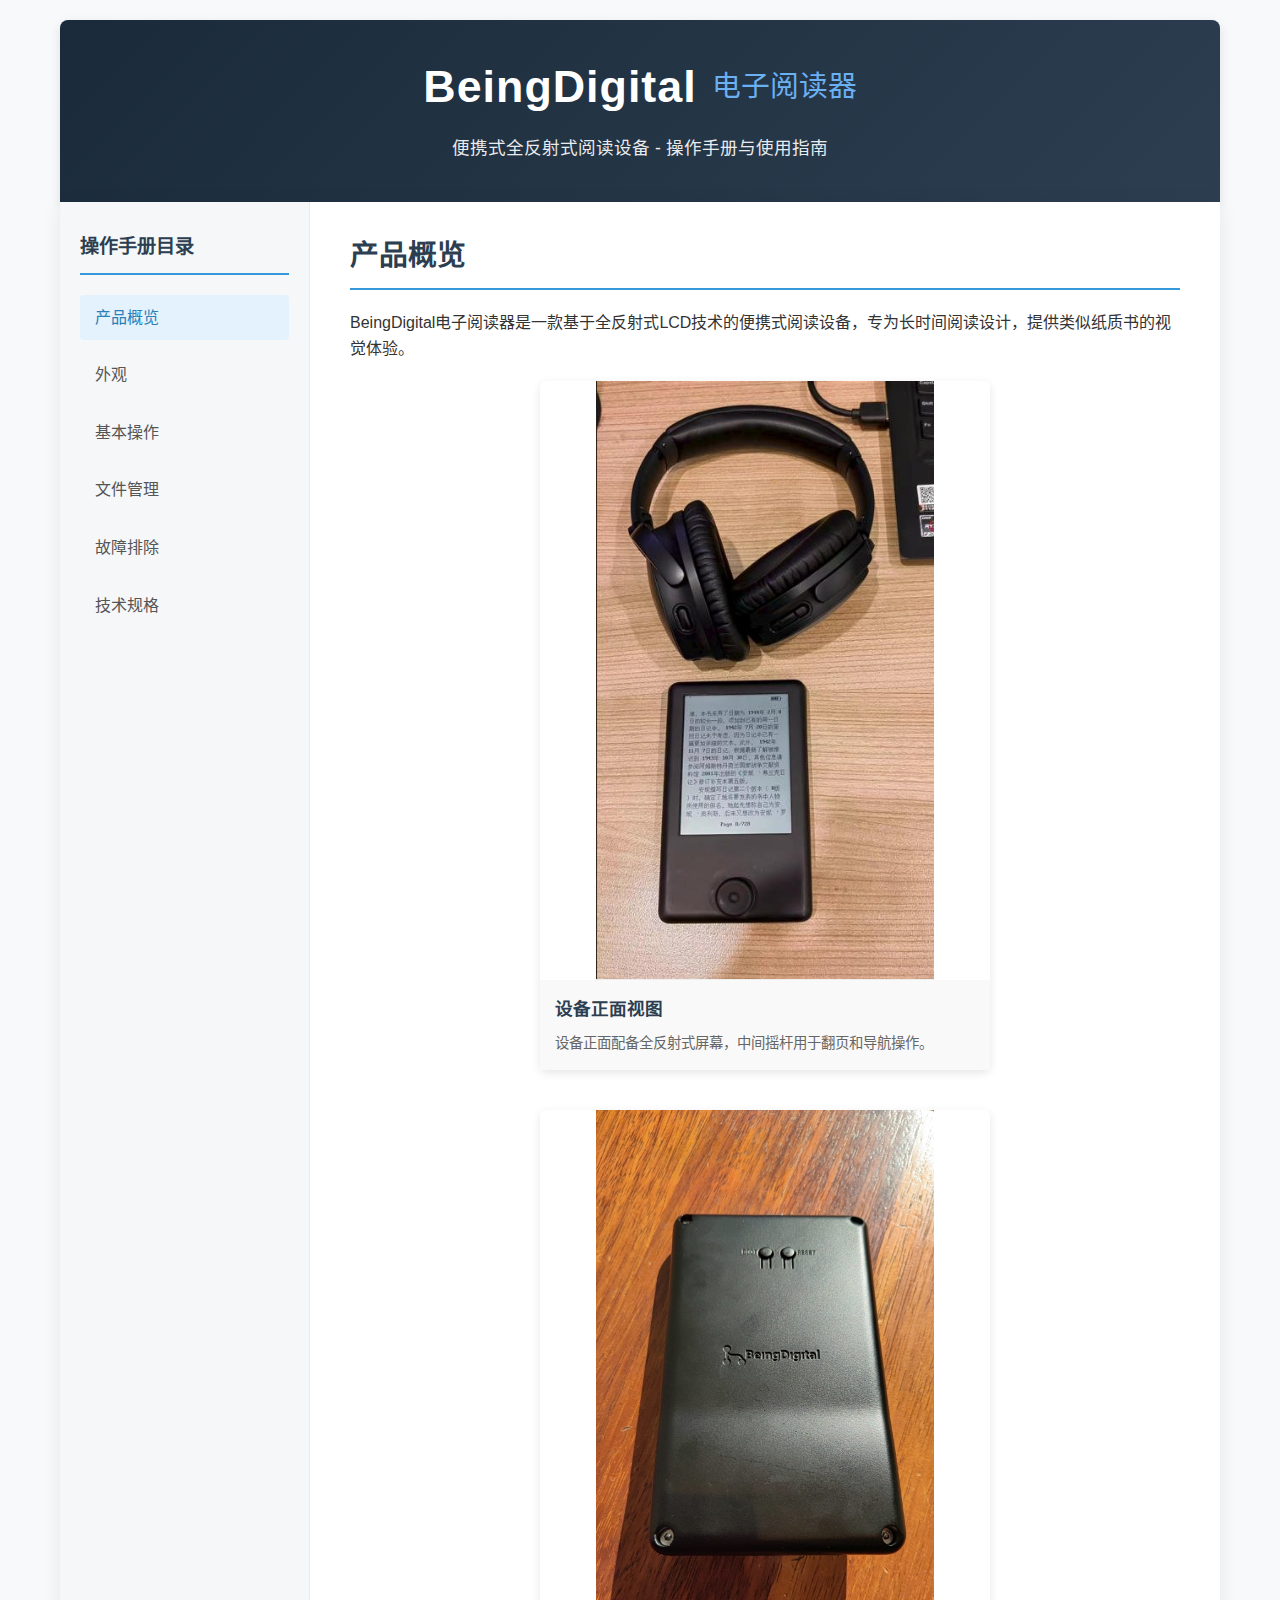
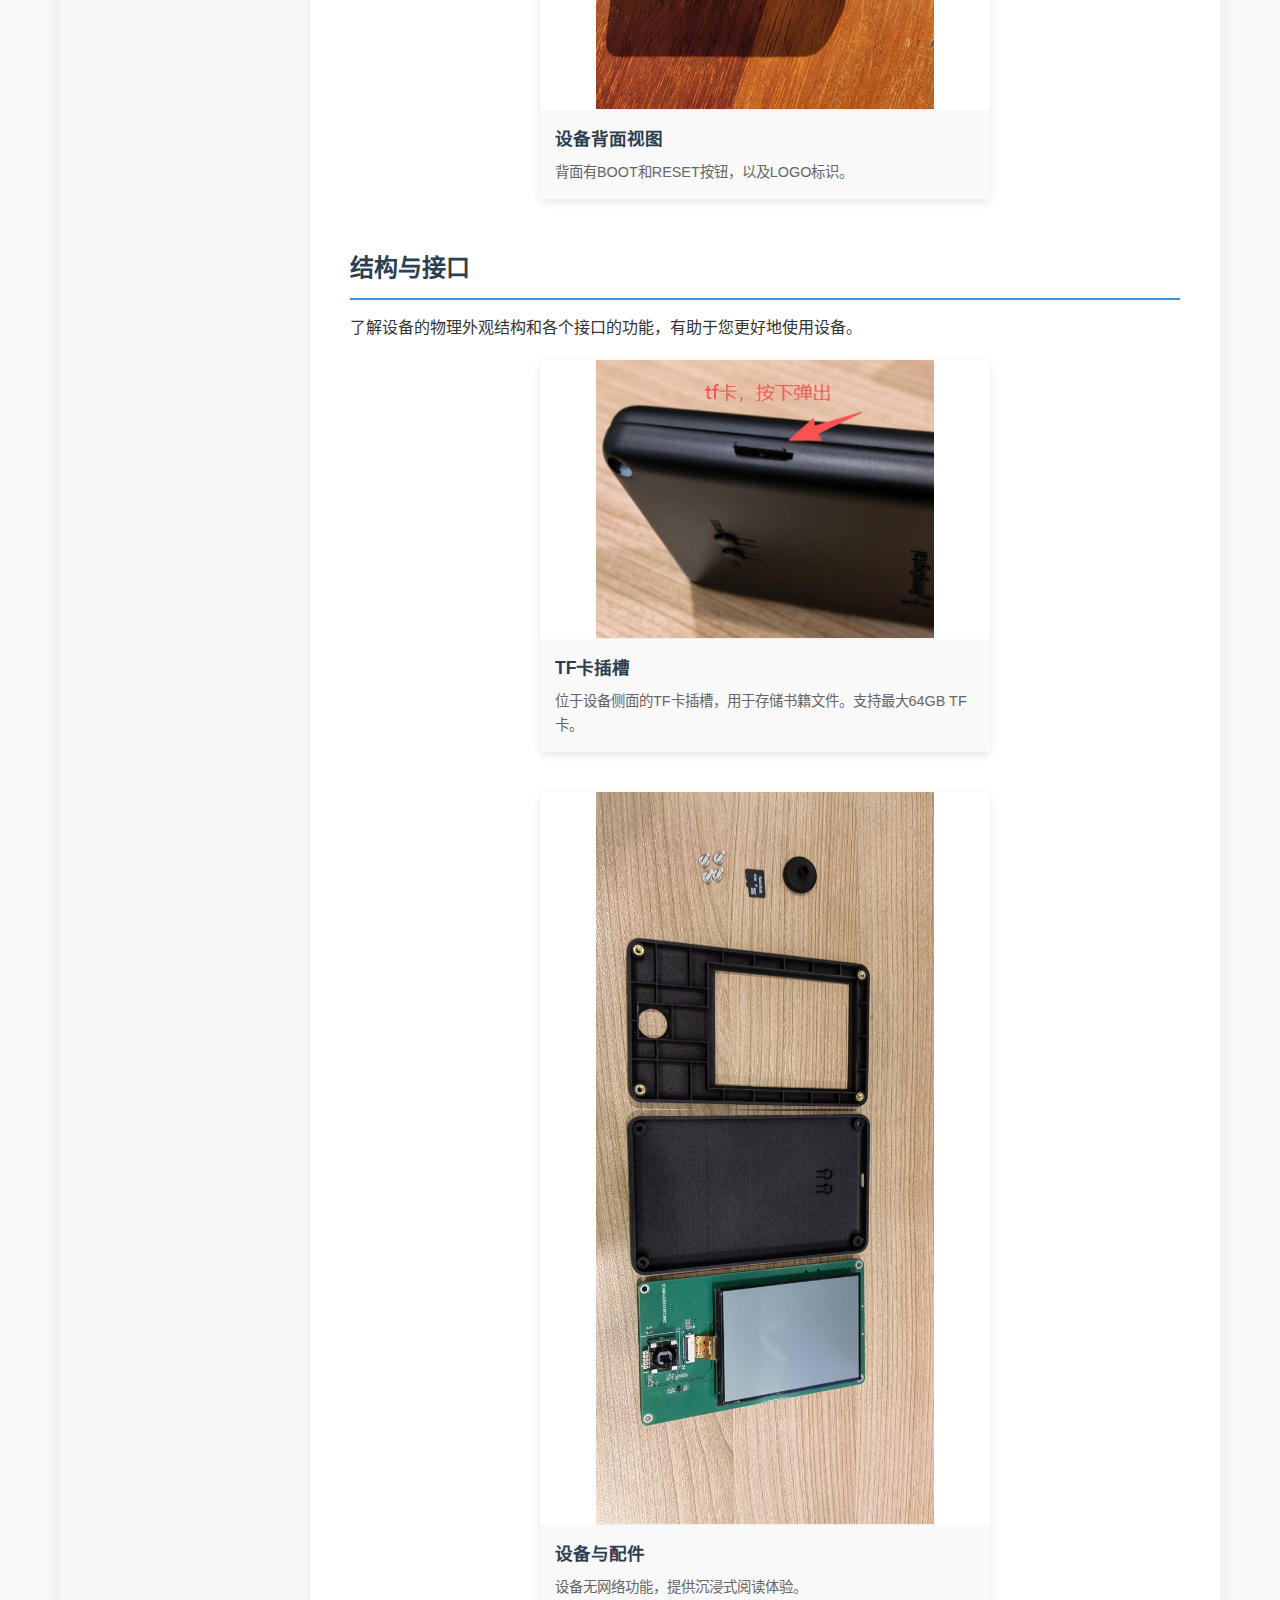
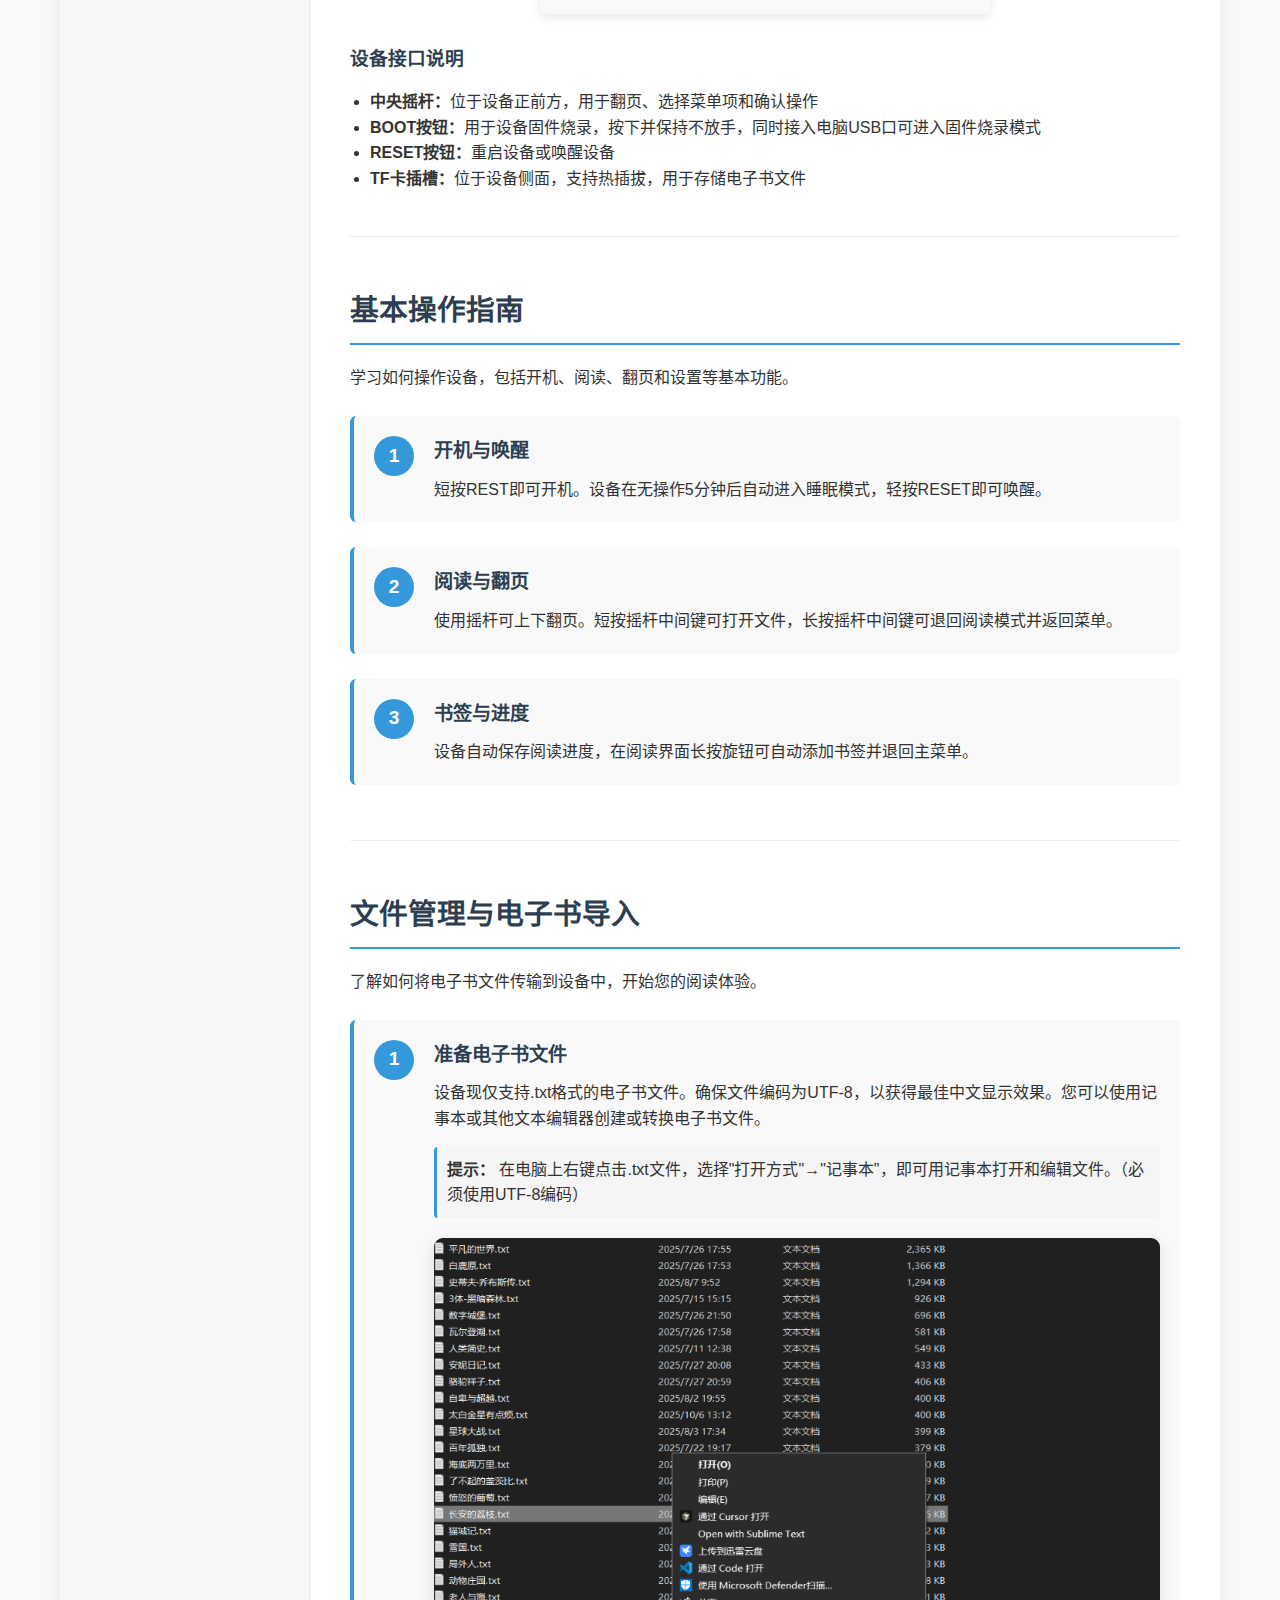
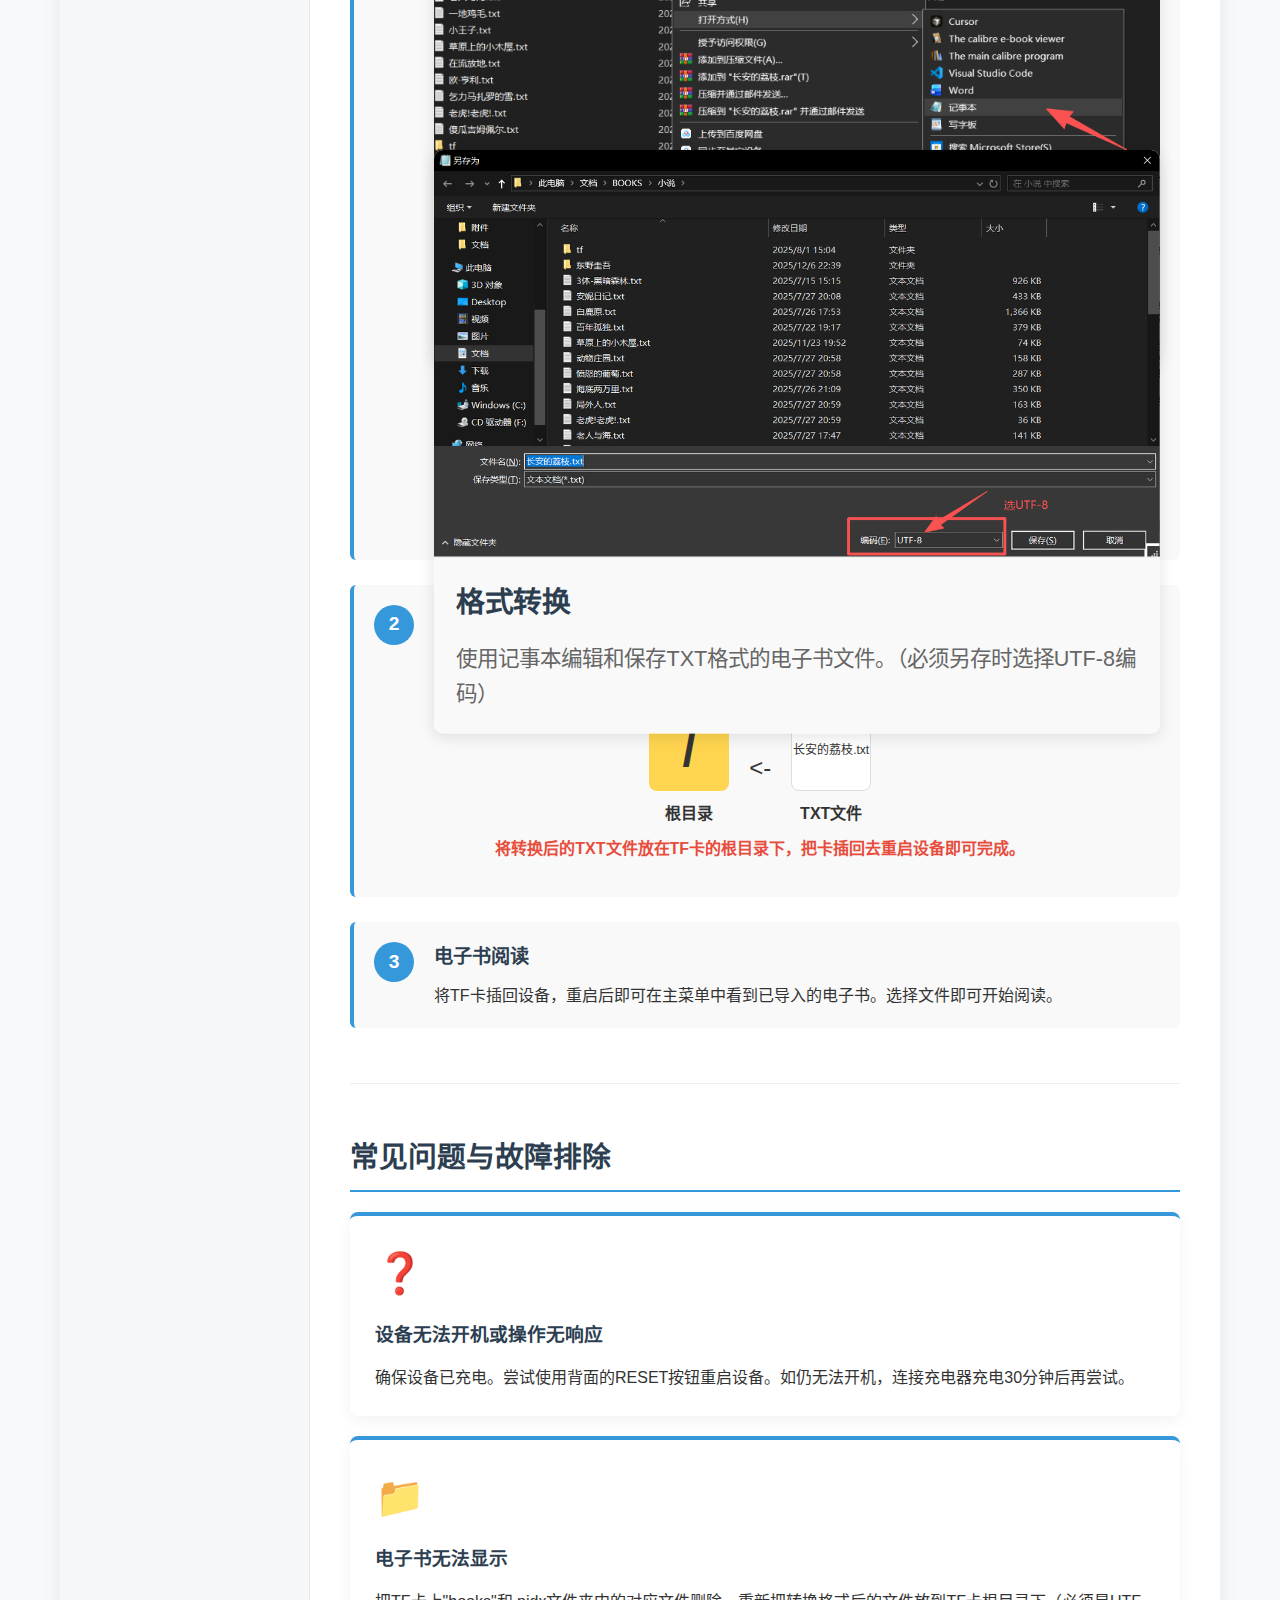
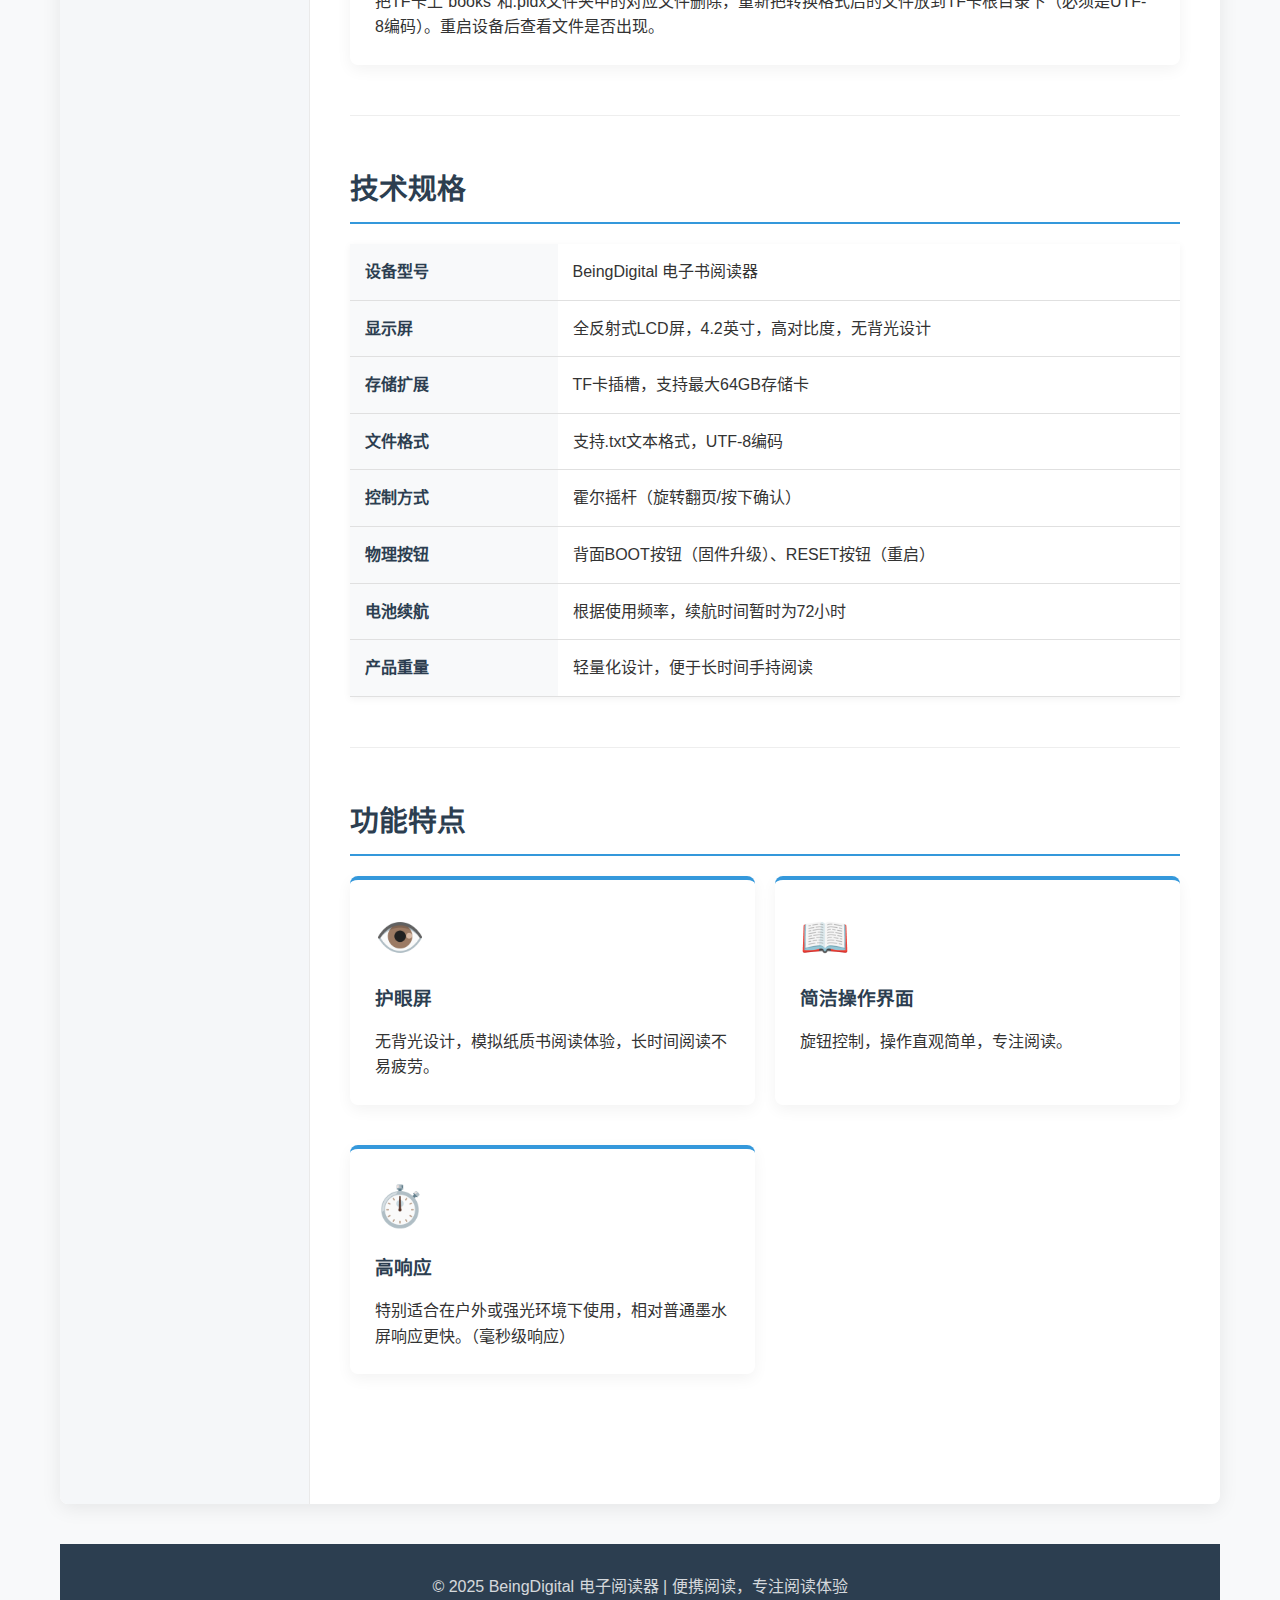
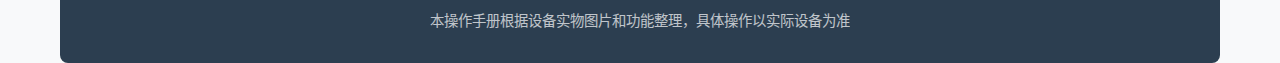
<file: index.html>
<!DOCTYPE html>
<html lang="zh-CN">
<head>
    <meta charset="UTF-8">
    <meta name="viewport" content="width=device-width, initial-scale=1.0">
    <title>BeingDigital 电子阅读器 - 完整操作手册</title>
    <link rel="stylesheet" href="css/style.css">
</head>
<body>
    <div class="container">
        <header>
            <div class="logo">
                <h1>BeingDigital</h1>
                <div class="logo-text">电子阅读器</div>
            </div>
            <p>便携式全反射式阅读设备 - 操作手册与使用指南</p>
        </header>
        
        <div class="main-content">
            <!-- 侧边导航 -->
            <nav class="sidebar">
                <div class="nav-title">操作手册目录</div>
                <ul class="nav-list">
                    <li><a href="#overview" class="active">产品概览</a></li>
                    <li><a href="#physical">外观</a></li>
                    <li><a href="#operation">基本操作</a></li>
                    <li><a href="#file-management">文件管理</a></li>
                    <li><a href="#troubleshooting">故障排除</a></li>
                    <li><a href="#specs">技术规格</a></li>
                </ul>
            </nav>
            
            <!-- 主内容区域 -->
            <main class="content">
                <!-- 产品概览 -->
                <section id="overview">
                    <h2 class="section-title">产品概览</h2>
                    <p>BeingDigital电子阅读器是一款基于全反射式LCD技术的便携式阅读设备，专为长时间阅读设计，提供类似纸质书的视觉体验。</p>
                    
                    <div class="image-gallery-vertical">
                        <div class="image-item image-item-vertical">
                            <img src="imgs/图1.jpg" alt="设备正面（带圆形旋钮）">
                            <div class="image-caption">
                                <h3>设备正面视图</h3>
                                <p>设备正面配备全反射式屏幕，中间摇杆用于翻页和导航操作。</p>
                            </div>
                        </div>
                        
                        <div class="image-item image-item-vertical">
                            <img src="imgs/图2.jpg" alt="设备背面（BOOT/RESET按钮）">
                            <div class="image-caption">
                                <h3>设备背面视图</h3>
                                <p>背面有BOOT和RESET按钮，以及LOGO标识。</p>
                            </div>
                        </div>
                    </div>
                    
                    <!-- 物理外观与接口 -->
                    <h3 id="physical" style="margin-top: 50px; color: #2c3e50; font-size: 1.5rem; padding-bottom: 10px; border-bottom: 2px solid #3498db;">结构与接口</h3>
                    <p style="margin-top: 15px; margin-bottom: 20px;">了解设备的物理外观结构和各个接口的功能，有助于您更好地使用设备。</p>
                    
                    <div class="image-gallery-vertical">
                        <div class="image-item image-item-vertical">
                            <img src="imgs/图3.jpg" alt="TF卡插槽特写">
                            <div class="image-caption">
                                <h3>TF卡插槽</h3>
                                <p>位于设备侧面的TF卡插槽，用于存储书籍文件。支持最大64GB TF卡。</p>
                            </div>
                        </div>
                        
                        <div class="image-item image-item-vertical">
                            <img src="imgs/图4.jpg" alt="设备配件展示">
                            <div class="image-caption">
                                <h3>设备与配件</h3>
                                <p>设备无网络功能，提供沉浸式阅读体验。</p>
                            </div>
                        </div>
                    </div>
                    
                    <h3 style="margin-top: 30px; color: #2c3e50;">设备接口说明</h3>
                    <ul style="margin: 15px 0 15px 20px;">
                        <li><strong>中央摇杆：</strong>位于设备正前方，用于翻页、选择菜单项和确认操作</li>
                        <li><strong>BOOT按钮：</strong>用于设备固件烧录，按下并保持不放手，同时接入电脑USB口可进入固件烧录模式</li>
                        <li><strong>RESET按钮：</strong>重启设备或唤醒设备</li>
                        <li><strong>TF卡插槽：</strong>位于设备侧面，支持热插拔，用于存储电子书文件</li>
                    </ul>
                </section>
                
                <!-- 基本操作 -->
                <section id="operation">
                    <h2 class="section-title">基本操作指南</h2>
                    <p>学习如何操作设备，包括开机、阅读、翻页和设置等基本功能。</p>
                    
                    <div class="steps">
                        <div class="step">
                            <div class="step-number">1</div>
                            <div class="step-content">
                                <h3>开机与唤醒</h3>
                                <p>短按REST即可开机。设备在无操作5分钟后自动进入睡眠模式，轻按RESET即可唤醒。</p>
                            </div>
                        </div>
                        
                        <div class="step">
                            <div class="step-number">2</div>
                            <div class="step-content">
                                <h3>阅读与翻页</h3>
                                <p>使用摇杆可上下翻页。短按摇杆中间键可打开文件，长按摇杆中间键可退回阅读模式并返回菜单。</p>
                            </div>
                        </div>
                        
                        <div class="step">
                            <div class="step-number">3</div>
                            <div class="step-content">
                                <h3>书签与进度</h3>
                                <p>设备自动保存阅读进度，在阅读界面长按旋钮可自动添加书签并退回主菜单。</p>
                            </div>
                        </div>
                    </div>
                </section>
                
                <!-- 文件管理 -->
                <section id="file-management">
                    <h2 class="section-title">文件管理与电子书导入</h2>
                    <p>了解如何将电子书文件传输到设备中，开始您的阅读体验。</p>
                    
                    <div class="steps">
                        <div class="step">
                            <div class="step-number">1</div>
                            <div class="step-content">
                                <h3>准备电子书文件</h3>
                                <p>设备现仅支持.txt格式的电子书文件。确保文件编码为UTF-8，以获得最佳中文显示效果。您可以使用记事本或其他文本编辑器创建或转换电子书文件。</p>
                                <div style="margin-top: 15px; background-color: #f5f5f5; padding: 10px; border-radius: 4px; border-left: 3px solid #3498db;">
                                    <strong>提示：</strong> 在电脑上右键点击.txt文件，选择"打开方式"→"记事本"，即可用记事本打开和编辑文件。（必须使用UTF-8编码）
                                </div>
                                
                                <div style="margin-top: 20px; display: flex; flex-direction: column; gap: 30px; max-width: 100%; overflow: visible;">
                                    <div class="image-item image-zoom" style="transform: scale(1.5); transform-origin: center top; margin-bottom: 0; max-width: 66.67%; margin-left: auto; margin-right: auto;">
                                        <img src="imgs/图5.png" alt="文件管理界面" style="max-width: 100%; height: auto;">
                                        <div class="image-caption">
                                            <h3>使用Windows自带的记事本打开</h3>
                                            <p>只能在电脑上转换电子书文件格式，通过右键菜单选择windows自带的记事本打开。</p>
                                        </div>
                                    </div>
                                    
                                    <div class="image-item image-zoom" style="transform: scale(1.5); transform-origin: center top; margin-bottom: 0; max-width: 66.67%; margin-left: auto; margin-right: auto;">
                                        <img src="imgs/图6.png" alt="记事本编辑界面" style="max-width: 100%; height: auto;">
                                        <div class="image-caption">
                                            <h3>格式转换</h3>
                                            <p>使用记事本编辑和保存TXT格式的电子书文件。（必须另存时选择UTF-8编码）</p>
                                        </div>
                                    </div>
                                </div>
                            </div>
                        </div>
                        
                        <div class="step">
                            <div class="step-number">2</div>
                            <div class="step-content">
                                <h3>文件传输到TF卡</h3>
                                <p>将TF卡从设备中取出，使用读卡器连接到电脑。将.txt格式的电子书文件放入在TF卡根目录。</p>
                                <div style="margin-top: 15px; background-color: #f9f9f9; padding: 15px; border-radius: 6px;">
                                    <div style="display: flex; align-items: center; justify-content: center; gap: 20px; margin: 10px 0;">
                                        <div style="text-align: center;">
                                            <div style="width: 80px; height: 80px; background-color: #ffd54f; border-radius: 8px; margin: 0 auto 10px; display: flex; align-items: center; justify-content: center; font-size: 3rem; font-weight: bold; color: #333;">/</div>
                                            <div style="font-weight: bold;">根目录</div>
                                        </div>
                                        <div style="font-size: 1.5rem;"><-</div>
                                        <div style="text-align: center;">
                                            <div style="width: 80px; height: 80px; background-color: white; border-radius: 8px; margin: 0 auto 10px; display: flex; align-items: center; justify-content: center; font-size: 0.75rem; border: 1px solid #ddd;">长安的荔枝.txt</div>
                                            <div style="font-weight: bold;">TXT文件</div>
                                        </div>
                                    </div>
                                    <p style="text-align: center; color: #e74c3c; font-weight: bold; margin-top: 10px;">将转换后的TXT文件放在TF卡的根目录下，把卡插回去重启设备即可完成。</p>
                                </div>
                            </div>
                        </div>
                        
                        <div class="step">
                            <div class="step-number">3</div>
                            <div class="step-content">
                                <h3>电子书阅读</h3>
                                <p>将TF卡插回设备，重启后即可在主菜单中看到已导入的电子书。选择文件即可开始阅读。</p>
                            </div>
                        </div>
                    </div>
                </section>
                
                <!-- 故障排除 -->
                <section id="troubleshooting">
                    <h2 class="section-title">常见问题与故障排除</h2>
                    
                    <div class="feature-card">
                        <div class="feature-icon">❓</div>
                        <h3>设备无法开机或操作无响应</h3>
                        <p>确保设备已充电。尝试使用背面的RESET按钮重启设备。如仍无法开机，连接充电器充电30分钟后再尝试。</p>
                    </div>
                    
                    <div class="feature-card">
                        <div class="feature-icon">📁</div>
                        <h3>电子书无法显示</h3>
                        <p>把TF卡上"books"和.pidx文件夹中的对应文件删除，重新把转换格式后的文件放到TF卡根目录下（必须是UTF-8编码）。重启设备后查看文件是否出现。</p>
                    </div>

                </section>
                
                <!-- 技术规格 -->
                <section id="specs">
                    <h2 class="section-title">技术规格</h2>
                    
                    <table class="specs-table">
                        <tr>
                            <th>设备型号</th>
                            <td>BeingDigital 电子书阅读器</td>
                        </tr>
                        <tr>
                            <th>显示屏</th>
                            <td>全反射式LCD屏，4.2英寸，高对比度，无背光设计</td>
                        </tr>
                        <tr>
                            <th>存储扩展</th>
                            <td>TF卡插槽，支持最大64GB存储卡</td>
                        </tr>
                        <tr>
                            <th>文件格式</th>
                            <td>支持.txt文本格式，UTF-8编码</td>
                        </tr>
                        <tr>
                            <th>控制方式</th>
                            <td>霍尔摇杆（旋转翻页/按下确认）</td>
                        </tr>
                        <tr>
                            <th>物理按钮</th>
                            <td>背面BOOT按钮（固件升级）、RESET按钮（重启）</td>
                        </tr>
                        <tr>
                            <th>电池续航</th>
                            <td>根据使用频率，续航时间暂时为72小时</td>
                        </tr>
                        <tr>
                            <th>产品重量</th>
                            <td>轻量化设计，便于长时间手持阅读</td>
                        </tr>
                    </table>
                </section>
                
                <!-- 功能特点总结 -->
                <section>
                    <h2 class="section-title">功能特点</h2>
                    <div style="display: grid; grid-template-columns: repeat(auto-fill, minmax(300px, 1fr)); gap: 20px; margin-top: 20px;">
                        <div class="feature-card">
                            <div class="feature-icon">👁️</div>
                            <h3>护眼屏</h3>
                            <p>无背光设计，模拟纸质书阅读体验，长时间阅读不易疲劳。</p>
                        </div>
                        
                        <div class="feature-card">
                            <div class="feature-icon">📖</div>
                            <h3>简洁操作界面</h3>
                            <p>旋钮控制，操作直观简单，专注阅读。</p>
                        </div>
                        
                        <div class="feature-card">
                            <div class="feature-icon">⏱️</div>
                            <h3>高响应</h3>
                            <p>特别适合在户外或强光环境下使用，相对普通墨水屏响应更快。（毫秒级响应）</p>
                        </div>
                    </div>
                </section>
            </main>
        </div>
        
        <!-- 页脚 -->
        <footer>
            <div class="container">
                <p>© 2025 BeingDigital 电子阅读器 | 便携阅读，专注阅读体验</p>
                <p style="margin-top: 10px; font-size: 0.9rem; opacity: 0.7;">本操作手册根据设备实物图片和功能整理，具体操作以实际设备为准</p>
            </div>
        </footer>
    </div>

    <script src="js/script.js"></script>
</body>
</html>
</file>
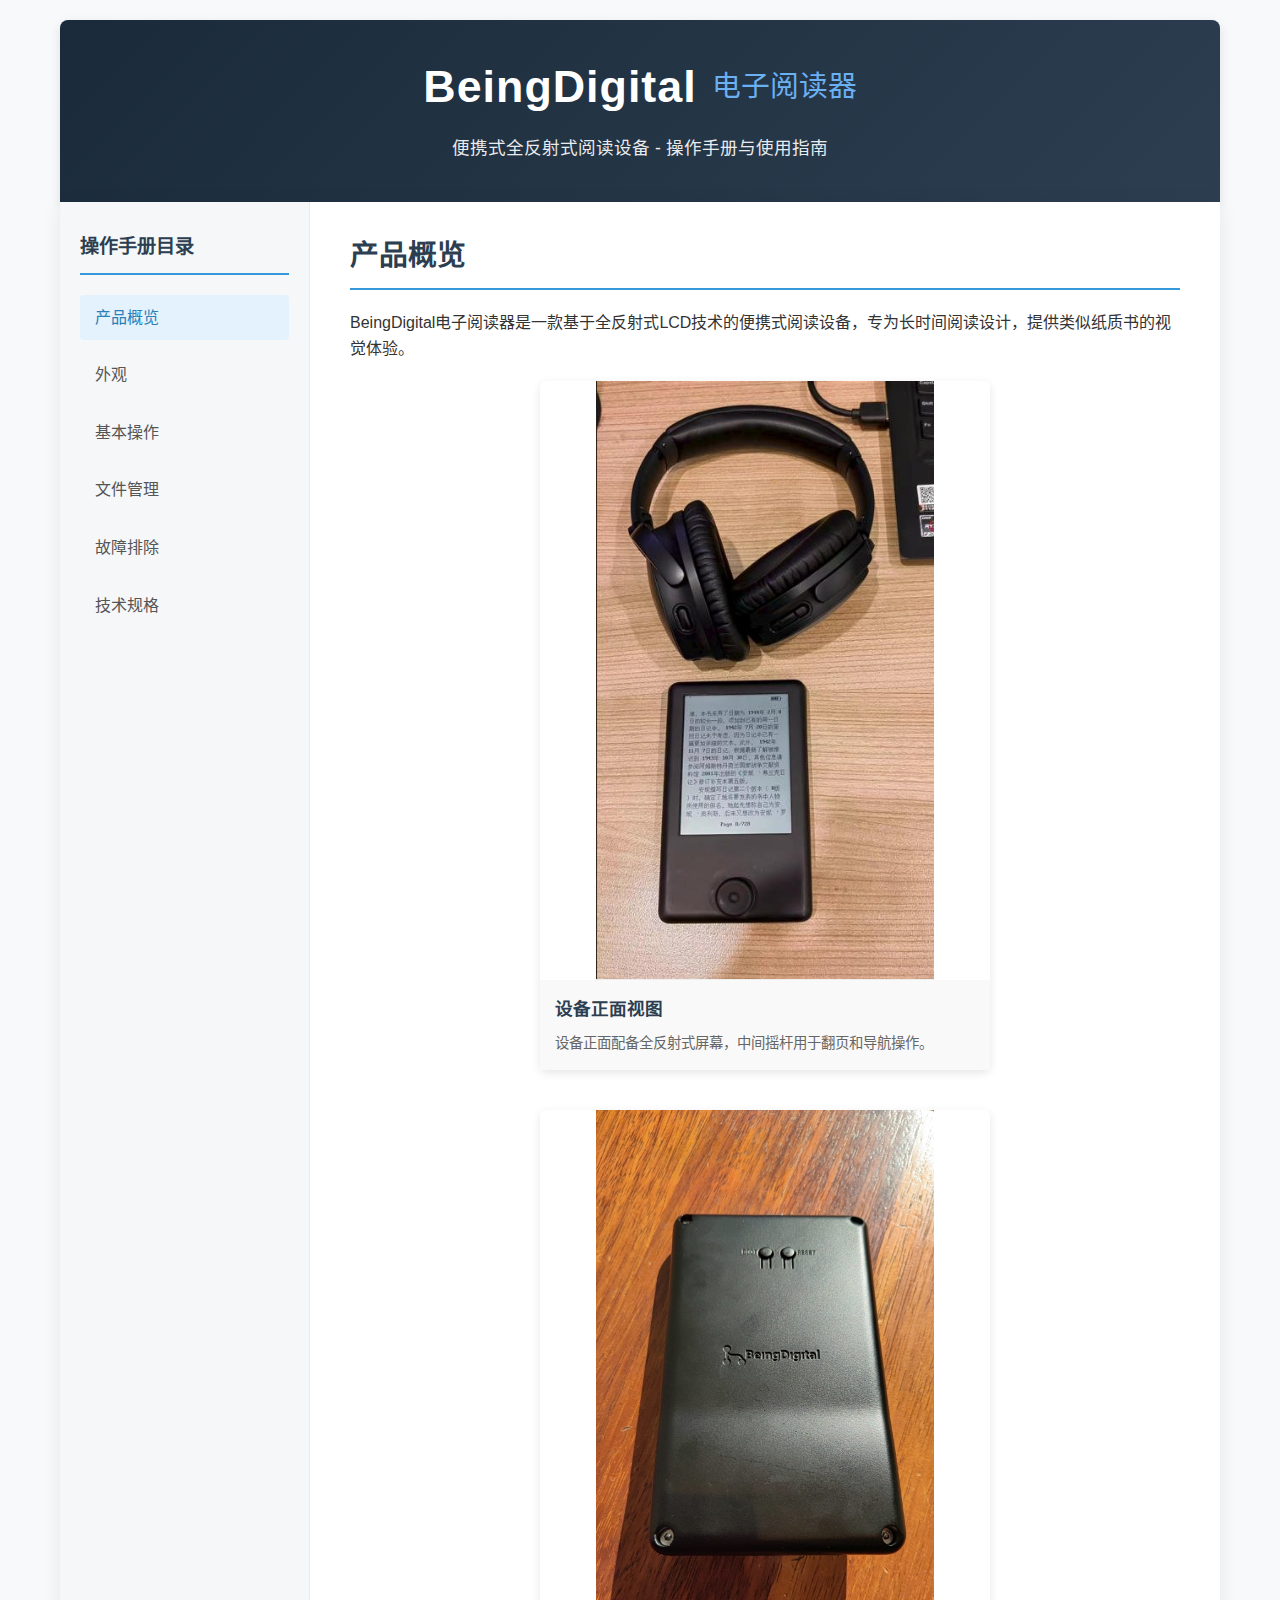
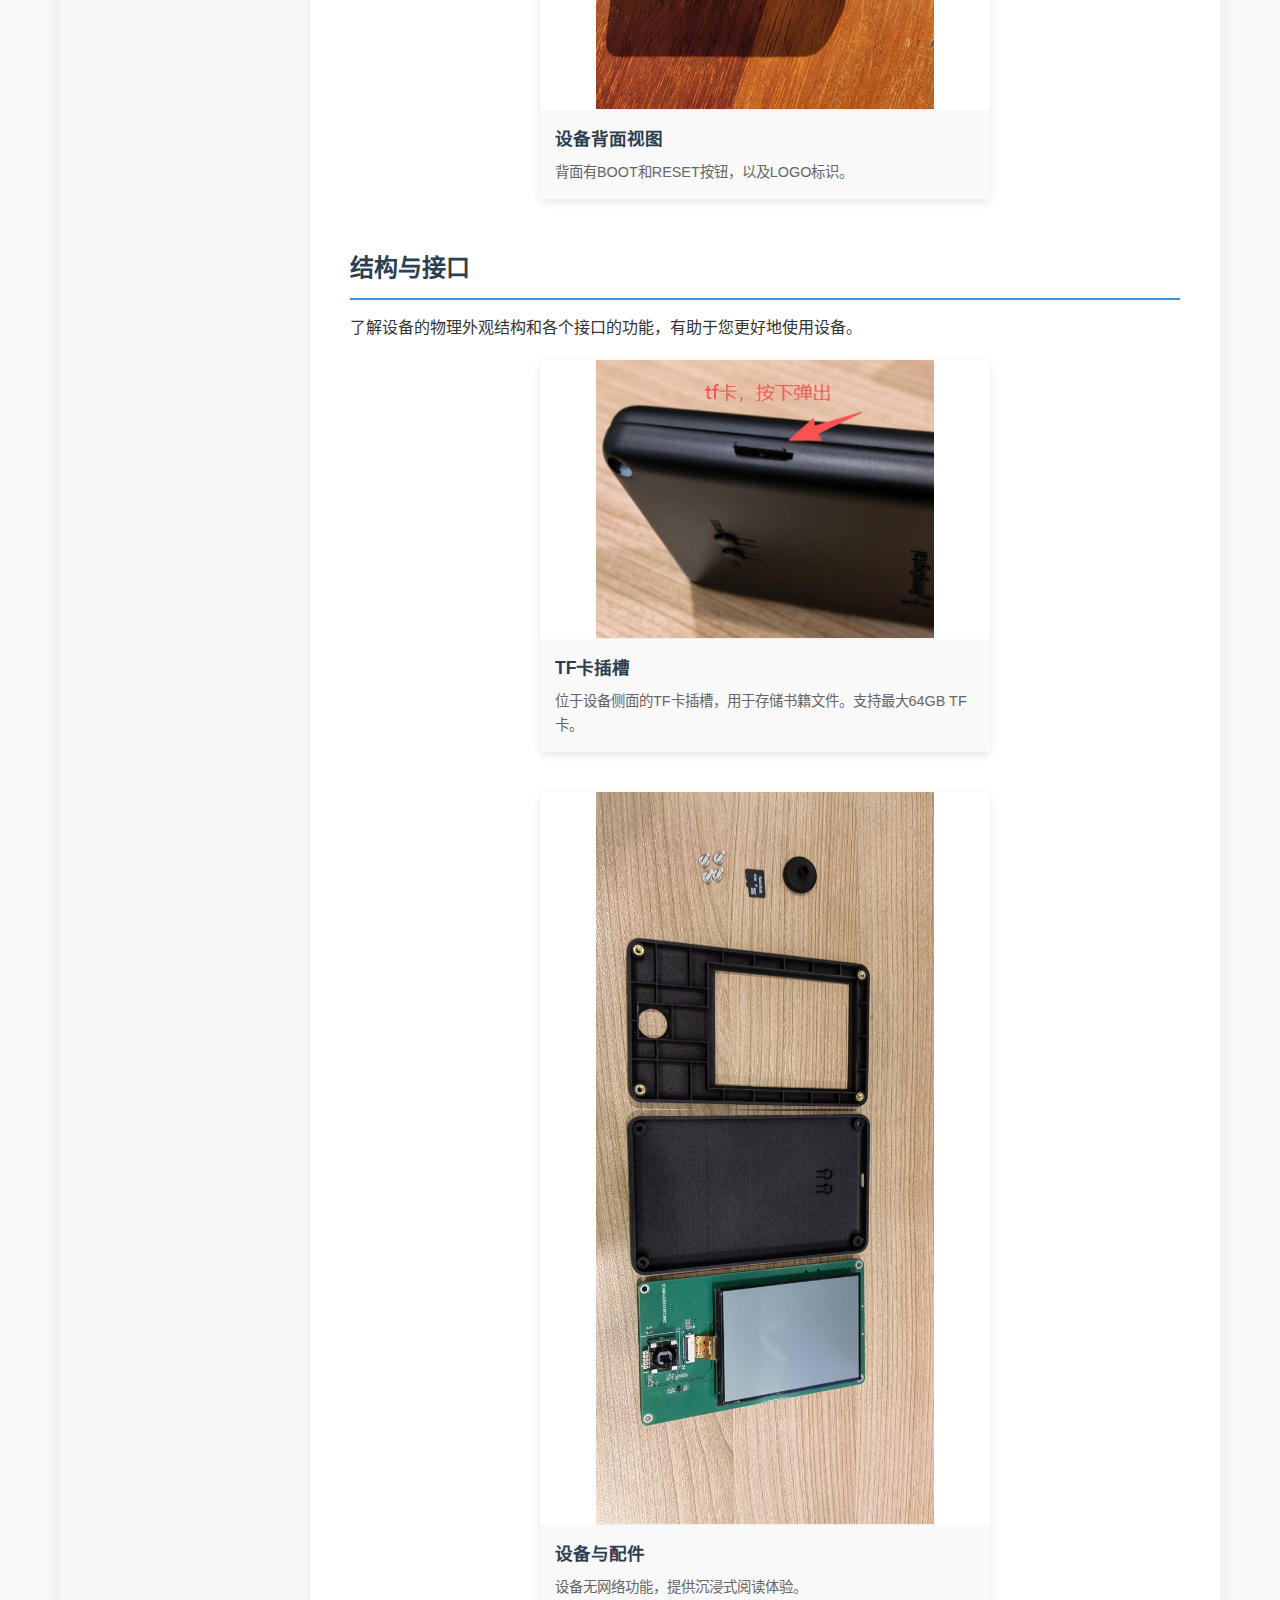
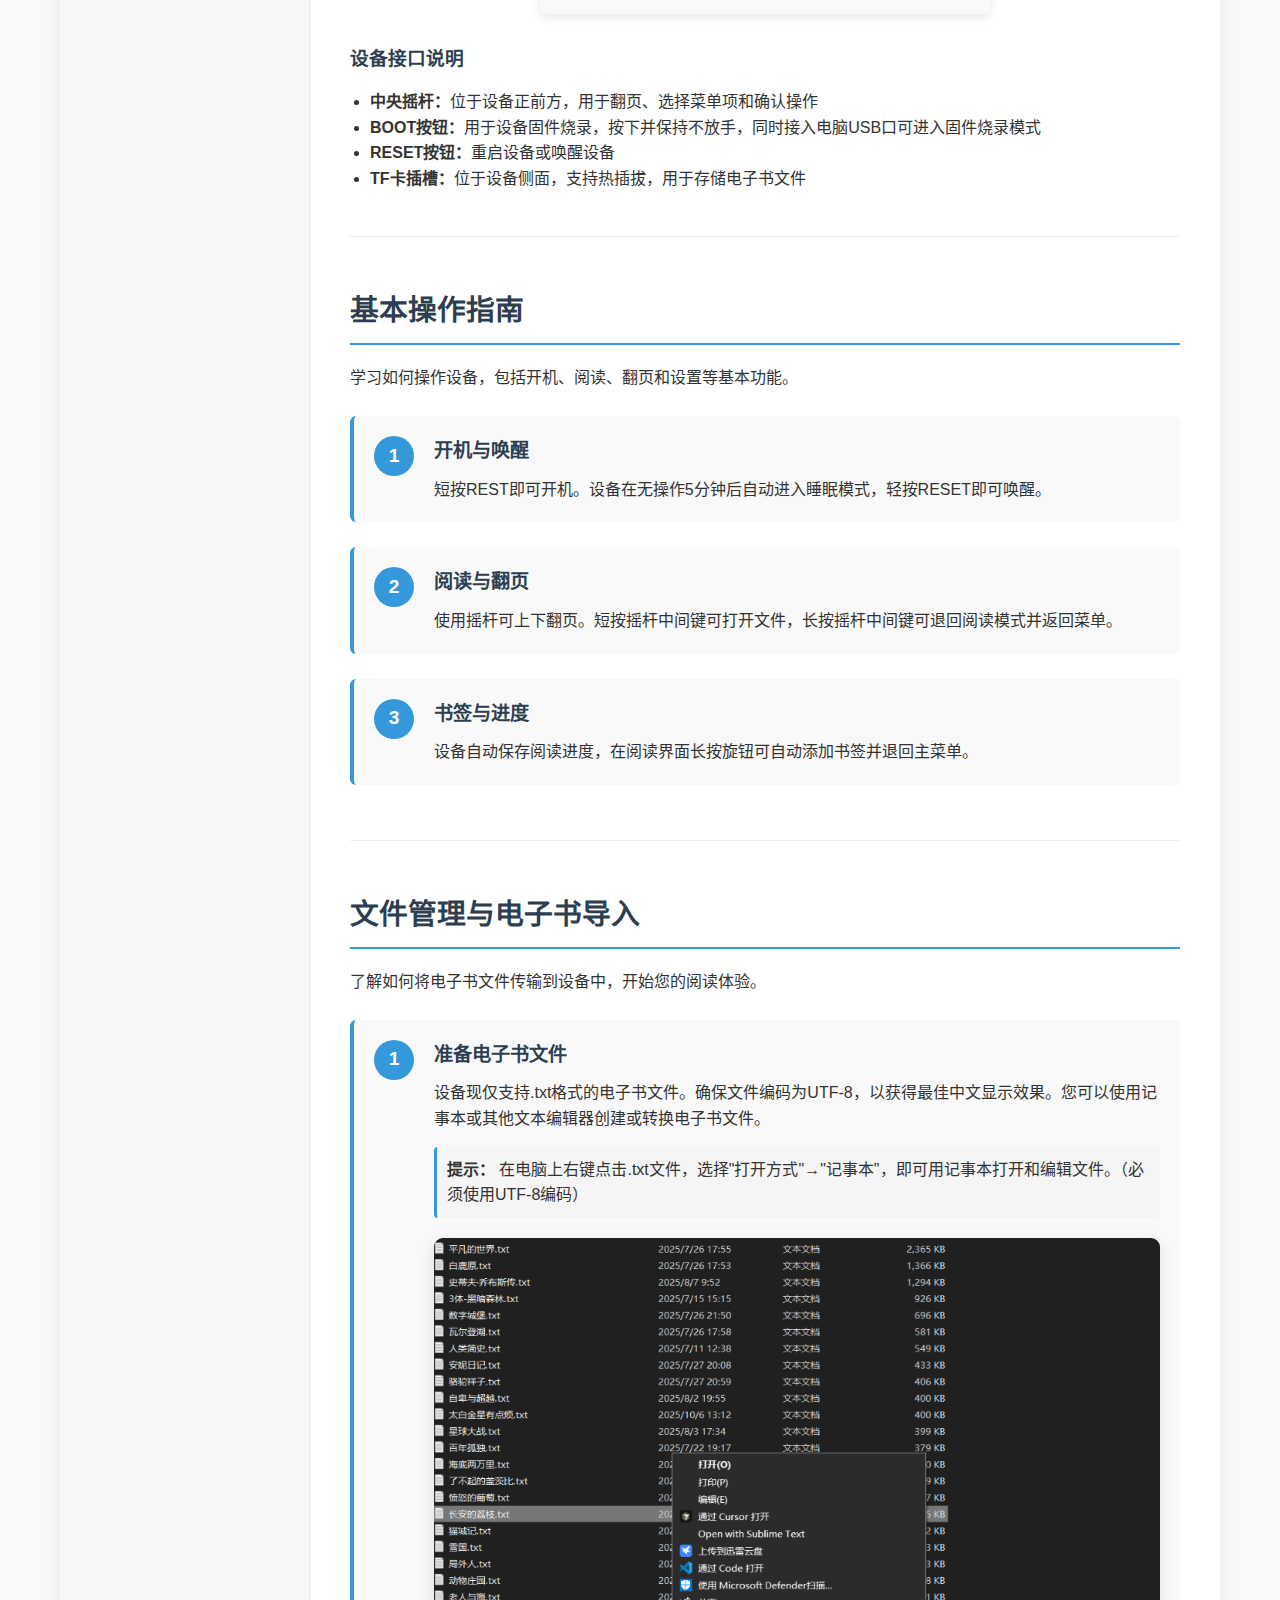
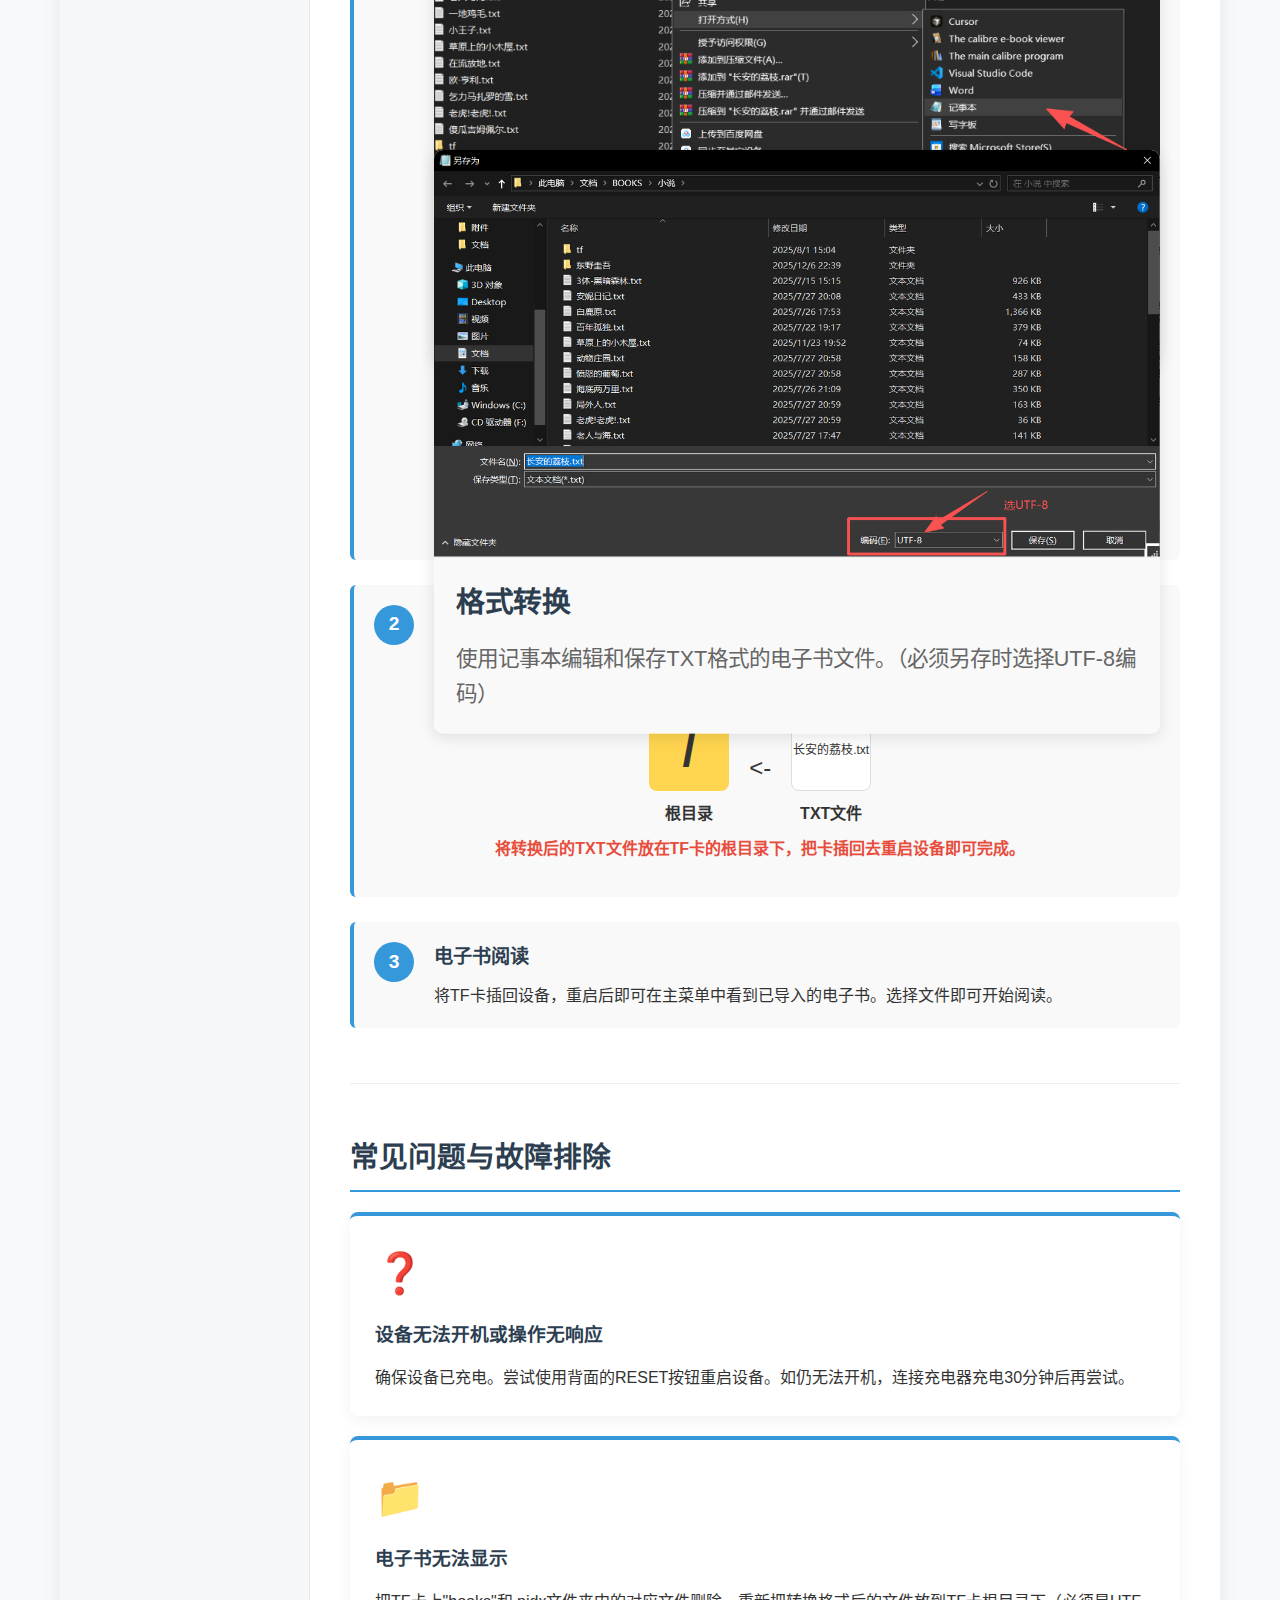
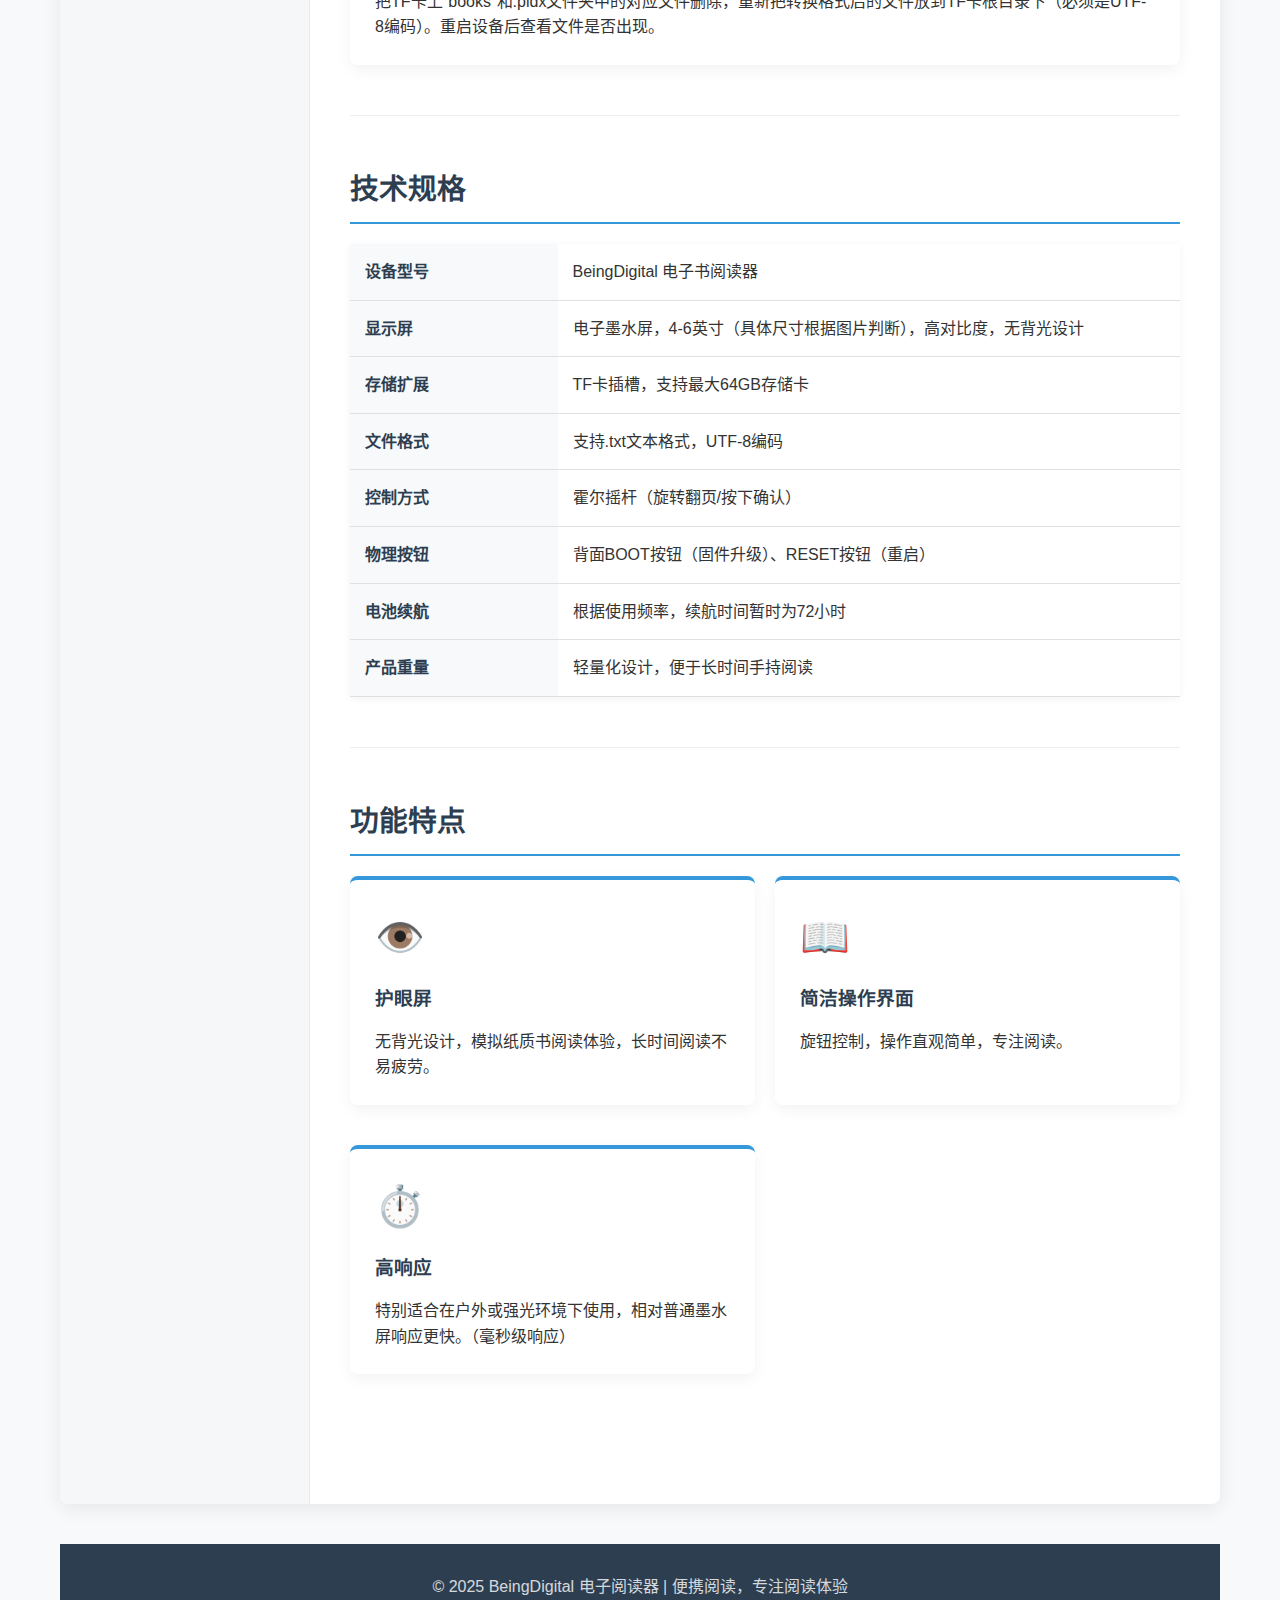
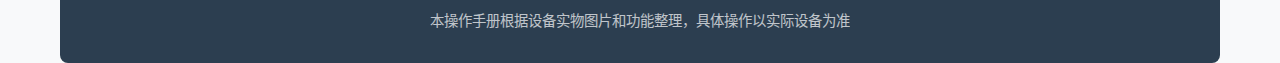
<file: ERader_Product_Desc.html>
<!DOCTYPE html>
<html lang="zh-CN">
<head>
    <meta charset="UTF-8">
    <meta name="viewport" content="width=device-width, initial-scale=1.0">
    <title>BeingDigital 电子阅读器 - 完整操作手册</title>
    <link rel="stylesheet" href="css/style.css">
</head>
<body>
    <div class="container">
        <header>
            <div class="logo">
                <h1>BeingDigital</h1>
                <div class="logo-text">电子阅读器</div>
            </div>
            <p>便携式全反射式阅读设备 - 操作手册与使用指南</p>
        </header>
        
        <div class="main-content">
            <!-- 侧边导航 -->
            <nav class="sidebar">
                <div class="nav-title">操作手册目录</div>
                <ul class="nav-list">
                    <li><a href="#overview" class="active">产品概览</a></li>
                    <li><a href="#physical">外观</a></li>
                    <li><a href="#operation">基本操作</a></li>
                    <li><a href="#file-management">文件管理</a></li>
                    <li><a href="#troubleshooting">故障排除</a></li>
                    <li><a href="#specs">技术规格</a></li>
                </ul>
            </nav>
            
            <!-- 主内容区域 -->
            <main class="content">
                <!-- 产品概览 -->
                <section id="overview">
                    <h2 class="section-title">产品概览</h2>
                    <p>BeingDigital电子阅读器是一款基于全反射式LCD技术的便携式阅读设备，专为长时间阅读设计，提供类似纸质书的视觉体验。</p>
                    
                    <div class="image-gallery-vertical">
                        <div class="image-item image-item-vertical">
                            <img src="imgs/图1.jpg" alt="设备正面（带圆形旋钮）">
                            <div class="image-caption">
                                <h3>设备正面视图</h3>
                                <p>设备正面配备全反射式屏幕，中间摇杆用于翻页和导航操作。</p>
                            </div>
                        </div>
                        
                        <div class="image-item image-item-vertical">
                            <img src="imgs/图2.jpg" alt="设备背面（BOOT/RESET按钮）">
                            <div class="image-caption">
                                <h3>设备背面视图</h3>
                                <p>背面有BOOT和RESET按钮，以及LOGO标识。</p>
                            </div>
                        </div>
                    </div>
                    
                    <!-- 物理外观与接口 -->
                    <h3 id="physical" style="margin-top: 50px; color: #2c3e50; font-size: 1.5rem; padding-bottom: 10px; border-bottom: 2px solid #3498db;">结构与接口</h3>
                    <p style="margin-top: 15px; margin-bottom: 20px;">了解设备的物理外观结构和各个接口的功能，有助于您更好地使用设备。</p>
                    
                    <div class="image-gallery-vertical">
                        <div class="image-item image-item-vertical">
                            <img src="imgs/图3.jpg" alt="TF卡插槽特写">
                            <div class="image-caption">
                                <h3>TF卡插槽</h3>
                                <p>位于设备侧面的TF卡插槽，用于存储书籍文件。支持最大64GB TF卡。</p>
                            </div>
                        </div>
                        
                        <div class="image-item image-item-vertical">
                            <img src="imgs/图4.jpg" alt="设备配件展示">
                            <div class="image-caption">
                                <h3>设备与配件</h3>
                                <p>设备无网络功能，提供沉浸式阅读体验。</p>
                            </div>
                        </div>
                    </div>
                    
                    <h3 style="margin-top: 30px; color: #2c3e50;">设备接口说明</h3>
                    <ul style="margin: 15px 0 15px 20px;">
                        <li><strong>中央摇杆：</strong>位于设备正前方，用于翻页、选择菜单项和确认操作</li>
                        <li><strong>BOOT按钮：</strong>用于设备固件烧录，按下并保持不放手，同时接入电脑USB口可进入固件烧录模式</li>
                        <li><strong>RESET按钮：</strong>重启设备或唤醒设备</li>
                        <li><strong>TF卡插槽：</strong>位于设备侧面，支持热插拔，用于存储电子书文件</li>
                    </ul>
                </section>
                
                <!-- 基本操作 -->
                <section id="operation">
                    <h2 class="section-title">基本操作指南</h2>
                    <p>学习如何操作设备，包括开机、阅读、翻页和设置等基本功能。</p>
                    
                    <div class="steps">
                        <div class="step">
                            <div class="step-number">1</div>
                            <div class="step-content">
                                <h3>开机与唤醒</h3>
                                <p>短按REST即可开机。设备在无操作5分钟后自动进入睡眠模式，轻按RESET即可唤醒。</p>
                            </div>
                        </div>
                        
                        <div class="step">
                            <div class="step-number">2</div>
                            <div class="step-content">
                                <h3>阅读与翻页</h3>
                                <p>使用摇杆可上下翻页。短按摇杆中间键可打开文件，长按摇杆中间键可退回阅读模式并返回菜单。</p>
                            </div>
                        </div>
                        
                        <div class="step">
                            <div class="step-number">3</div>
                            <div class="step-content">
                                <h3>书签与进度</h3>
                                <p>设备自动保存阅读进度，在阅读界面长按旋钮可自动添加书签并退回主菜单。</p>
                            </div>
                        </div>
                    </div>
                </section>
                
                <!-- 文件管理 -->
                <section id="file-management">
                    <h2 class="section-title">文件管理与电子书导入</h2>
                    <p>了解如何将电子书文件传输到设备中，开始您的阅读体验。</p>
                    
                    <div class="steps">
                        <div class="step">
                            <div class="step-number">1</div>
                            <div class="step-content">
                                <h3>准备电子书文件</h3>
                                <p>设备现仅支持.txt格式的电子书文件。确保文件编码为UTF-8，以获得最佳中文显示效果。您可以使用记事本或其他文本编辑器创建或转换电子书文件。</p>
                                <div style="margin-top: 15px; background-color: #f5f5f5; padding: 10px; border-radius: 4px; border-left: 3px solid #3498db;">
                                    <strong>提示：</strong> 在电脑上右键点击.txt文件，选择"打开方式"→"记事本"，即可用记事本打开和编辑文件。（必须使用UTF-8编码）
                                </div>
                                
                                <div style="margin-top: 20px; display: flex; flex-direction: column; gap: 30px; max-width: 100%; overflow: visible;">
                                    <div class="image-item image-zoom" style="transform: scale(1.5); transform-origin: center top; margin-bottom: 0; max-width: 66.67%; margin-left: auto; margin-right: auto;">
                                        <img src="imgs/图5.png" alt="文件管理界面" style="max-width: 100%; height: auto;">
                                        <div class="image-caption">
                                            <h3>使用Windows自带的记事本打开</h3>
                                            <p>只能在电脑上转换电子书文件格式，通过右键菜单选择windows自带的记事本打开。</p>
                                        </div>
                                    </div>
                                    
                                    <div class="image-item image-zoom" style="transform: scale(1.5); transform-origin: center top; margin-bottom: 0; max-width: 66.67%; margin-left: auto; margin-right: auto;">
                                        <img src="imgs/图6.png" alt="记事本编辑界面" style="max-width: 100%; height: auto;">
                                        <div class="image-caption">
                                            <h3>格式转换</h3>
                                            <p>使用记事本编辑和保存TXT格式的电子书文件。（必须另存时选择UTF-8编码）</p>
                                        </div>
                                    </div>
                                </div>
                            </div>
                        </div>
                        
                        <div class="step">
                            <div class="step-number">2</div>
                            <div class="step-content">
                                <h3>文件传输到TF卡</h3>
                                <p>将TF卡从设备中取出，使用读卡器连接到电脑。将.txt格式的电子书文件放入在TF卡根目录。</p>
                                <div style="margin-top: 15px; background-color: #f9f9f9; padding: 15px; border-radius: 6px;">
                                    <div style="display: flex; align-items: center; justify-content: center; gap: 20px; margin: 10px 0;">
                                        <div style="text-align: center;">
                                            <div style="width: 80px; height: 80px; background-color: #ffd54f; border-radius: 8px; margin: 0 auto 10px; display: flex; align-items: center; justify-content: center; font-size: 3rem; font-weight: bold; color: #333;">/</div>
                                            <div style="font-weight: bold;">根目录</div>
                                        </div>
                                        <div style="font-size: 1.5rem;"><-</div>
                                        <div style="text-align: center;">
                                            <div style="width: 80px; height: 80px; background-color: white; border-radius: 8px; margin: 0 auto 10px; display: flex; align-items: center; justify-content: center; font-size: 0.75rem; border: 1px solid #ddd;">长安的荔枝.txt</div>
                                            <div style="font-weight: bold;">TXT文件</div>
                                        </div>
                                    </div>
                                    <p style="text-align: center; color: #e74c3c; font-weight: bold; margin-top: 10px;">将转换后的TXT文件放在TF卡的根目录下，把卡插回去重启设备即可完成。</p>
                                </div>
                            </div>
                        </div>
                        
                        <div class="step">
                            <div class="step-number">3</div>
                            <div class="step-content">
                                <h3>电子书阅读</h3>
                                <p>将TF卡插回设备，重启后即可在主菜单中看到已导入的电子书。选择文件即可开始阅读。</p>
                            </div>
                        </div>
                    </div>
                </section>
                
                <!-- 故障排除 -->
                <section id="troubleshooting">
                    <h2 class="section-title">常见问题与故障排除</h2>
                    
                    <div class="feature-card">
                        <div class="feature-icon">❓</div>
                        <h3>设备无法开机或操作无响应</h3>
                        <p>确保设备已充电。尝试使用背面的RESET按钮重启设备。如仍无法开机，连接充电器充电30分钟后再尝试。</p>
                    </div>
                    
                    <div class="feature-card">
                        <div class="feature-icon">📁</div>
                        <h3>电子书无法显示</h3>
                        <p>把TF卡上"books"和.pidx文件夹中的对应文件删除，重新把转换格式后的文件放到TF卡根目录下（必须是UTF-8编码）。重启设备后查看文件是否出现。</p>
                    </div>

                </section>
                
                <!-- 技术规格 -->
                <section id="specs">
                    <h2 class="section-title">技术规格</h2>
                    
                    <table class="specs-table">
                        <tr>
                            <th>设备型号</th>
                            <td>BeingDigital 电子书阅读器</td>
                        </tr>
                        <tr>
                            <th>显示屏</th>
                            <td>电子墨水屏，4-6英寸（具体尺寸根据图片判断），高对比度，无背光设计</td>
                        </tr>
                        <tr>
                            <th>存储扩展</th>
                            <td>TF卡插槽，支持最大64GB存储卡</td>
                        </tr>
                        <tr>
                            <th>文件格式</th>
                            <td>支持.txt文本格式，UTF-8编码</td>
                        </tr>
                        <tr>
                            <th>控制方式</th>
                            <td>霍尔摇杆（旋转翻页/按下确认）</td>
                        </tr>
                        <tr>
                            <th>物理按钮</th>
                            <td>背面BOOT按钮（固件升级）、RESET按钮（重启）</td>
                        </tr>
                        <tr>
                            <th>电池续航</th>
                            <td>根据使用频率，续航时间暂时为72小时</td>
                        </tr>
                        <tr>
                            <th>产品重量</th>
                            <td>轻量化设计，便于长时间手持阅读</td>
                        </tr>
                    </table>
                </section>
                
                <!-- 功能特点总结 -->
                <section>
                    <h2 class="section-title">功能特点</h2>
                    <div style="display: grid; grid-template-columns: repeat(auto-fill, minmax(300px, 1fr)); gap: 20px; margin-top: 20px;">
                        <div class="feature-card">
                            <div class="feature-icon">👁️</div>
                            <h3>护眼屏</h3>
                            <p>无背光设计，模拟纸质书阅读体验，长时间阅读不易疲劳。</p>
                        </div>
                        
                        <div class="feature-card">
                            <div class="feature-icon">📖</div>
                            <h3>简洁操作界面</h3>
                            <p>旋钮控制，操作直观简单，专注阅读。</p>
                        </div>
                        
                        <div class="feature-card">
                            <div class="feature-icon">⏱️</div>
                            <h3>高响应</h3>
                            <p>特别适合在户外或强光环境下使用，相对普通墨水屏响应更快。（毫秒级响应）</p>
                        </div>
                    </div>
                </section>
            </main>
        </div>
        
        <!-- 页脚 -->
        <footer>
            <div class="container">
                <p>© 2025 BeingDigital 电子阅读器 | 便携阅读，专注阅读体验</p>
                <p style="margin-top: 10px; font-size: 0.9rem; opacity: 0.7;">本操作手册根据设备实物图片和功能整理，具体操作以实际设备为准</p>
            </div>
        </footer>
    </div>

    <script src="js/script.js"></script>
</body>
</html>
</file>
<file: css/style.css>
/* 基础样式 */
* {
    margin: 0;
    padding: 0;
    box-sizing: border-box;
    font-family: 'Segoe UI', 'PingFang SC', 'Microsoft YaHei', sans-serif;
}

body {
    background-color: #f8f9fa;
    color: #333;
    line-height: 1.6;
    padding-top: 20px;
}

.container {
    max-width: 1200px;
    margin: 0 auto;
    padding: 0 20px;
}

/* 头部样式 */
header {
    background: linear-gradient(135deg, #1a2a3a, #2c3e50);
    color: white;
    padding: 40px 0;
    text-align: center;
    border-radius: 8px 8px 0 0;
    box-shadow: 0 4px 12px rgba(0,0,0,0.1);
    overflow: hidden;
}

.logo {
    display: flex;
    align-items: center;
    justify-content: center;
    gap: 15px;
    margin-bottom: 20px;
    flex-wrap: wrap;
}

.logo h1 {
    font-size: 2.8rem;
    font-weight: 600;
    letter-spacing: 1px;
    margin: 0;
    line-height: 1.2;
}

.logo .logo-text {
    font-size: 1.8rem;
    color: #6ab0f3;
    font-weight: 300;
    line-height: 1.3;
    text-align: center;
}

header p {
    font-size: 1.1rem;
    max-width: 800px;
    margin: 0 auto;
    opacity: 0.9;
}

/* 主内容区域 */
.main-content {
    display: flex;
    flex-wrap: wrap;
    background-color: white;
    border-radius: 0 0 8px 8px;
    overflow: hidden;
    box-shadow: 0 4px 20px rgba(0,0,0,0.08);
}

/* 侧边导航 */
.sidebar {
    flex: 0 0 250px;
    background-color: #f5f7f9;
    padding: 30px 20px;
    border-right: 1px solid #eaeaea;
}

.nav-title {
    font-size: 1.2rem;
    font-weight: 600;
    color: #2c3e50;
    margin-bottom: 20px;
    padding-bottom: 10px;
    border-bottom: 2px solid #3498db;
}

.nav-list {
    list-style: none;
}

.nav-list li {
    margin-bottom: 12px;
}

.nav-list a {
    display: block;
    padding: 10px 15px;
    color: #555;
    text-decoration: none;
    border-radius: 4px;
    transition: all 0.2s ease;
}

.nav-list a:hover, .nav-list a.active {
    background-color: #e3f2fd;
    color: #2980b9;
}

/* 内容区域 */
.content {
    flex: 1;
    min-width: 300px;
    padding: 30px 40px;
}

/* 章节样式 */
section {
    margin-bottom: 50px;
    padding-bottom: 30px;
    border-bottom: 1px solid #eee;
}

section:last-child {
    border-bottom: none;
}

.section-title {
    font-size: 1.8rem;
    color: #2c3e50;
    margin-bottom: 20px;
    padding-bottom: 10px;
    border-bottom: 2px solid #3498db;
}

/* 图片展示区域 - 竖向图片布局（单列垂直排列，完整显示，缩小1/4） */
.image-gallery-vertical {
    display: flex !important;
    flex-direction: column !important;
    gap: 40px;
    margin-top: 20px;
    max-width: 450px; /* 600px * 0.75 = 450px，缩小1/4 */
    margin-left: auto;
    margin-right: auto;
    width: 100%;
    /* 确保是单列布局，不是横向 */
    grid-template-columns: none !important;
}

/* 图片展示区域 - 横向图片布局（并排显示） */
.image-gallery {
    display: grid;
    grid-template-columns: repeat(auto-fit, minmax(300px, 1fr));
    gap: 20px;
    margin-top: 20px;
}

.image-item {
    border-radius: 6px;
    overflow: hidden;
    box-shadow: 0 3px 10px rgba(0,0,0,0.1);
    transition: transform 0.3s ease;
    background-color: white;
}

.image-item:hover {
    transform: translateY(-5px);
    box-shadow: 0 5px 15px rgba(0,0,0,0.15);
}

/* 图片悬停放大效果 */
.image-item.image-zoom {
    transition: transform 0.3s ease, box-shadow 0.3s ease;
    cursor: pointer;
}

/* 对于已经有scale(1.5)的图片，hover时放大到1.8倍 (1.5 * 1.2) */
.image-item.image-zoom:hover {
    transform: scale(1.8) translateY(-5px) !important;
    box-shadow: 0 8px 20px rgba(0,0,0,0.2);
    z-index: 10;
    position: relative;
}

/* 移动设备触摸效果 */
.image-item.image-zoom:active {
    transform: scale(1.8) translateY(-5px) !important;
}

/* 竖向图片样式 - 保持原始宽高比，完整显示 */
.image-item.image-item-vertical {
    overflow: visible !important;
    display: flex !important;
    flex-direction: column !important;
    width: 100% !important;
    /* 确保每个图片项单独一行 */
    flex: 0 0 auto !important;
}

.image-item-vertical img {
    width: 75% !important; /* 缩小1/4，即原来的75% */
    height: auto !important;
    display: block !important;
    border-bottom: 1px solid #eee;
    object-fit: contain !important;
    max-width: 100% !important;
    /* 确保图片完整显示，不被裁剪 */
    object-position: center;
    /* 防止图片被横向拉伸 */
    min-height: auto !important;
    /* 居中显示 */
    margin: 0 auto;
}

/* 横向图片样式 - 完整显示，适合横向图片（只应用于非竖向图片） */
.image-item:not(.image-item-vertical) img {
    width: 100%;
    height: auto;
    object-fit: contain;
    border-bottom: 1px solid #eee;
    display: block;
}

.image-caption {
    padding: 15px;
    background-color: #f9f9f9;
}

.image-caption h3 {
    font-size: 1.1rem;
    margin-bottom: 8px;
    color: #2c3e50;
}

.image-caption p {
    font-size: 0.9rem;
    color: #666;
}

/* 操作步骤 */
.steps {
    margin: 25px 0;
}

.step {
    display: flex;
    margin-bottom: 25px;
    padding: 20px;
    background-color: #f9f9f9;
    border-radius: 6px;
    border-left: 4px solid #3498db;
}

.step-number {
    flex: 0 0 40px;
    height: 40px;
    background-color: #3498db;
    color: white;
    border-radius: 50%;
    display: flex;
    align-items: center;
    justify-content: center;
    font-weight: bold;
    font-size: 1.2rem;
    margin-right: 20px;
}

.step-content h3 {
    font-size: 1.2rem;
    margin-bottom: 10px;
    color: #2c3e50;
}

/* 规格表格样式 */
.specs-table {
    width: 100%;
    border-collapse: collapse;
    margin: 20px 0;
    box-shadow: 0 2px 8px rgba(0,0,0,0.05);
}

.specs-table th, .specs-table td {
    padding: 15px;
    text-align: left;
    border-bottom: 1px solid #e0e0e0;
}

.specs-table th {
    background-color: #f8f9fa;
    font-weight: 600;
    width: 25%;
    color: #2c3e50;
}

.specs-table tr:hover {
    background-color: #f5f9ff;
}

/* 功能卡片 */
.feature-card {
    background: white;
    border-radius: 8px;
    padding: 25px;
    box-shadow: 0 5px 15px rgba(0,0,0,0.05);
    transition: transform 0.3s ease, box-shadow 0.3s ease;
    margin-bottom: 20px;
    border-top: 4px solid #3498db;
}

.feature-card:hover {
    transform: translateY(-5px);
    box-shadow: 0 10px 25px rgba(0,0,0,0.1);
}

.feature-icon {
    font-size: 2.5rem;
    margin-bottom: 15px;
    color: #3498db;
}

.feature-card h3 {
    margin-bottom: 15px;
    color: #2c3e50;
}

/* 按钮样式 */
.cta-button {
    display: inline-block;
    background: #3498db;
    color: white;
    padding: 12px 30px;
    border-radius: 4px;
    text-decoration: none;
    font-weight: 600;
    transition: background 0.3s ease, transform 0.2s;
    margin-top: 10px;
}

.cta-button:hover {
    background: #2980b9;
    transform: translateY(-2px);
}

/* 页脚 */
footer {
    background: #2c3e50;
    color: white;
    padding: 30px 0;
    text-align: center;
    margin-top: 40px;
    border-radius: 0 0 8px 8px;
}

footer p {
    opacity: 0.8;
}

/* 响应式调整 */
@media (max-width: 768px) {
    /* 基础容器优化 */
    body {
        padding-top: 10px;
    }
    
    .container {
        padding: 0 10px;
    }
    
    /* Header优化 */
    header {
        padding: 25px 15px;
        border-radius: 0;
    }
    
    .logo {
        flex-direction: column;
        gap: 8px;
        margin-bottom: 15px;
    }
    
    .logo h1 {
        font-size: 1.8rem;
        letter-spacing: 0.5px;
        word-break: keep-all;
    }
    
    .logo .logo-text {
        font-size: 1.2rem;
        display: block;
        width: 100%;
    }
    
    header p {
        font-size: 0.9rem;
        padding: 0 10px;
        line-height: 1.5;
    }
    
    /* 主内容区域 */
    .main-content {
        flex-direction: column;
        border-radius: 0;
    }
    
    .sidebar {
        flex: none;
        width: 100%;
        border-right: none;
        border-bottom: 1px solid #eaeaea;
        padding: 20px 15px;
    }
    
    .nav-title {
        font-size: 1.1rem;
        margin-bottom: 15px;
    }
    
    .nav-list a {
        padding: 12px 15px;
        font-size: 0.95rem;
    }
    
    .content {
        padding: 20px 15px;
    }
    
    /* 章节标题优化 */
    .section-title {
        font-size: 1.5rem;
        margin-bottom: 15px;
        padding-bottom: 8px;
    }
    
    section {
        margin-bottom: 35px;
        padding-bottom: 25px;
    }
    
    /* 段落文字优化 */
    p {
        font-size: 0.95rem;
        line-height: 1.7;
    }
    
    /* 图片布局优化 */
    .image-gallery {
        grid-template-columns: 1fr;
        gap: 15px;
    }
    
    .image-gallery-vertical {
        max-width: 100%;
        gap: 20px;
        padding: 0;
    }
    
    .image-item:not(.image-item-vertical) img {
        height: auto;
        max-height: none;
        object-fit: contain;
        width: 100%;
    }
    
    .image-item-vertical img {
        max-height: none;
        width: 100%;
        height: auto;
    }
    
    .image-caption {
        padding: 12px;
    }
    
    .image-caption h3 {
        font-size: 1rem;
        margin-bottom: 6px;
    }
    
    .image-caption p {
        font-size: 0.85rem;
    }
    
    /* 操作步骤优化 */
    .steps {
        margin: 20px 0;
    }
    
    .step {
        flex-direction: column;
        padding: 15px;
        margin-bottom: 20px;
    }
    
    .step-number {
        margin-right: 0;
        margin-bottom: 12px;
        width: 35px;
        height: 35px;
        font-size: 1.1rem;
    }
    
    .step-content h3 {
        font-size: 1.1rem;
        margin-bottom: 8px;
    }
    
    .step-content p {
        font-size: 0.9rem;
    }
    
    /* 表格优化 */
    .specs-table {
        font-size: 0.9rem;
        margin: 15px 0;
    }
    
    .specs-table th, .specs-table td {
        padding: 10px 8px;
        font-size: 0.85rem;
    }
    
    .specs-table th {
        width: 30%;
        font-size: 0.9rem;
    }
    
    /* 功能卡片优化 */
    .feature-card {
        padding: 20px;
        margin-bottom: 15px;
    }
    
    .feature-icon {
        font-size: 2rem;
        margin-bottom: 12px;
    }
    
    .feature-card h3 {
        font-size: 1.1rem;
        margin-bottom: 10px;
    }
    
    .feature-card p {
        font-size: 0.9rem;
    }
    
    /* 按钮优化 */
    .cta-button {
        padding: 10px 25px;
        font-size: 0.95rem;
    }
    
    /* 页脚优化 */
    footer {
        padding: 25px 15px;
        border-radius: 0;
        margin-top: 30px;
    }
    
    footer p {
        font-size: 0.85rem;
        line-height: 1.6;
    }
    
    /* 列表优化 */
    ul, ol {
        padding-left: 20px;
    }
    
    li {
        font-size: 0.9rem;
        margin-bottom: 8px;
        line-height: 1.6;
    }
    
    /* 内联样式容器优化 */
    h3 {
        font-size: 1.2rem;
        margin-top: 25px;
        margin-bottom: 12px;
    }
}

/* 超小屏幕优化（手机竖屏） */
@media (max-width: 480px) {
    .container {
        padding: 0 8px;
    }
    
    header {
        padding: 20px 10px;
    }
    
    .logo h1 {
        font-size: 1.5rem;
    }
    
    .logo .logo-text {
        font-size: 1rem;
    }
    
    header p {
        font-size: 0.85rem;
    }
    
    .content {
        padding: 15px 10px;
    }
    
    .sidebar {
        padding: 15px 10px;
    }
    
    .section-title {
        font-size: 1.3rem;
    }
    
    .image-gallery-vertical {
        gap: 15px;
    }
    
    .step {
        padding: 12px;
    }
    
    .feature-card {
        padding: 15px;
    }
    
    .specs-table th, .specs-table td {
        padding: 8px 6px;
        font-size: 0.8rem;
    }
    
    .specs-table th {
        width: 35%;
    }
}
</file>
